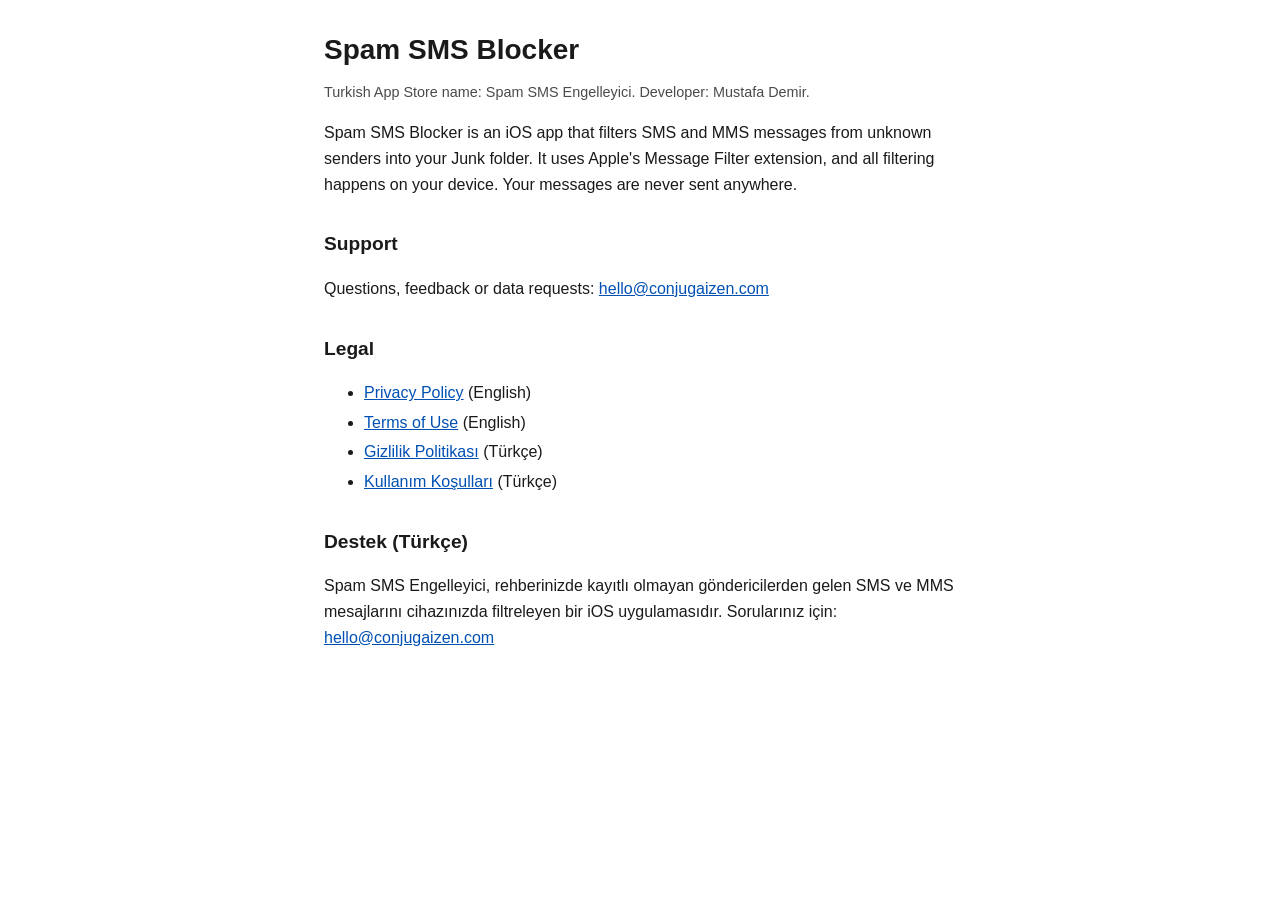
<file: index.html>
<!DOCTYPE html>
<html lang="en">
<head>
<meta charset="utf-8">
<meta name="viewport" content="width=device-width, initial-scale=1">
<title>Spam SMS Blocker: Support</title>
<link rel="stylesheet" href="style.css">
</head>
<body>
<main>
<h1>Spam SMS Blocker</h1>
<p class="meta">Turkish App Store name: Spam SMS Engelleyici. Developer: Mustafa Demir.</p>
<p>Spam SMS Blocker is an iOS app that filters SMS and MMS messages from unknown senders into your Junk folder. It uses Apple's Message Filter extension, and all filtering happens on your device. Your messages are never sent anywhere.</p>

<h2>Support</h2>
<p>Questions, feedback or data requests: <a href="mailto:hello@conjugaizen.com">hello@conjugaizen.com</a></p>

<h2>Legal</h2>
<ul>
<li><a href="privacy.html">Privacy Policy</a> (English)</li>
<li><a href="terms.html">Terms of Use</a> (English)</li>
<li><a href="tr/privacy.html" hreflang="tr" lang="tr">Gizlilik Politikası</a> (Türkçe)</li>
<li><a href="tr/terms.html" hreflang="tr" lang="tr">Kullanım Koşulları</a> (Türkçe)</li>
</ul>

<h2 lang="tr">Destek (Türkçe)</h2>
<p lang="tr">Spam SMS Engelleyici, rehberinizde kayıtlı olmayan göndericilerden gelen SMS ve MMS mesajlarını cihazınızda filtreleyen bir iOS uygulamasıdır. Sorularınız için: <a href="mailto:hello@conjugaizen.com">hello@conjugaizen.com</a></p>
</main>
</body>
</html>
</file>
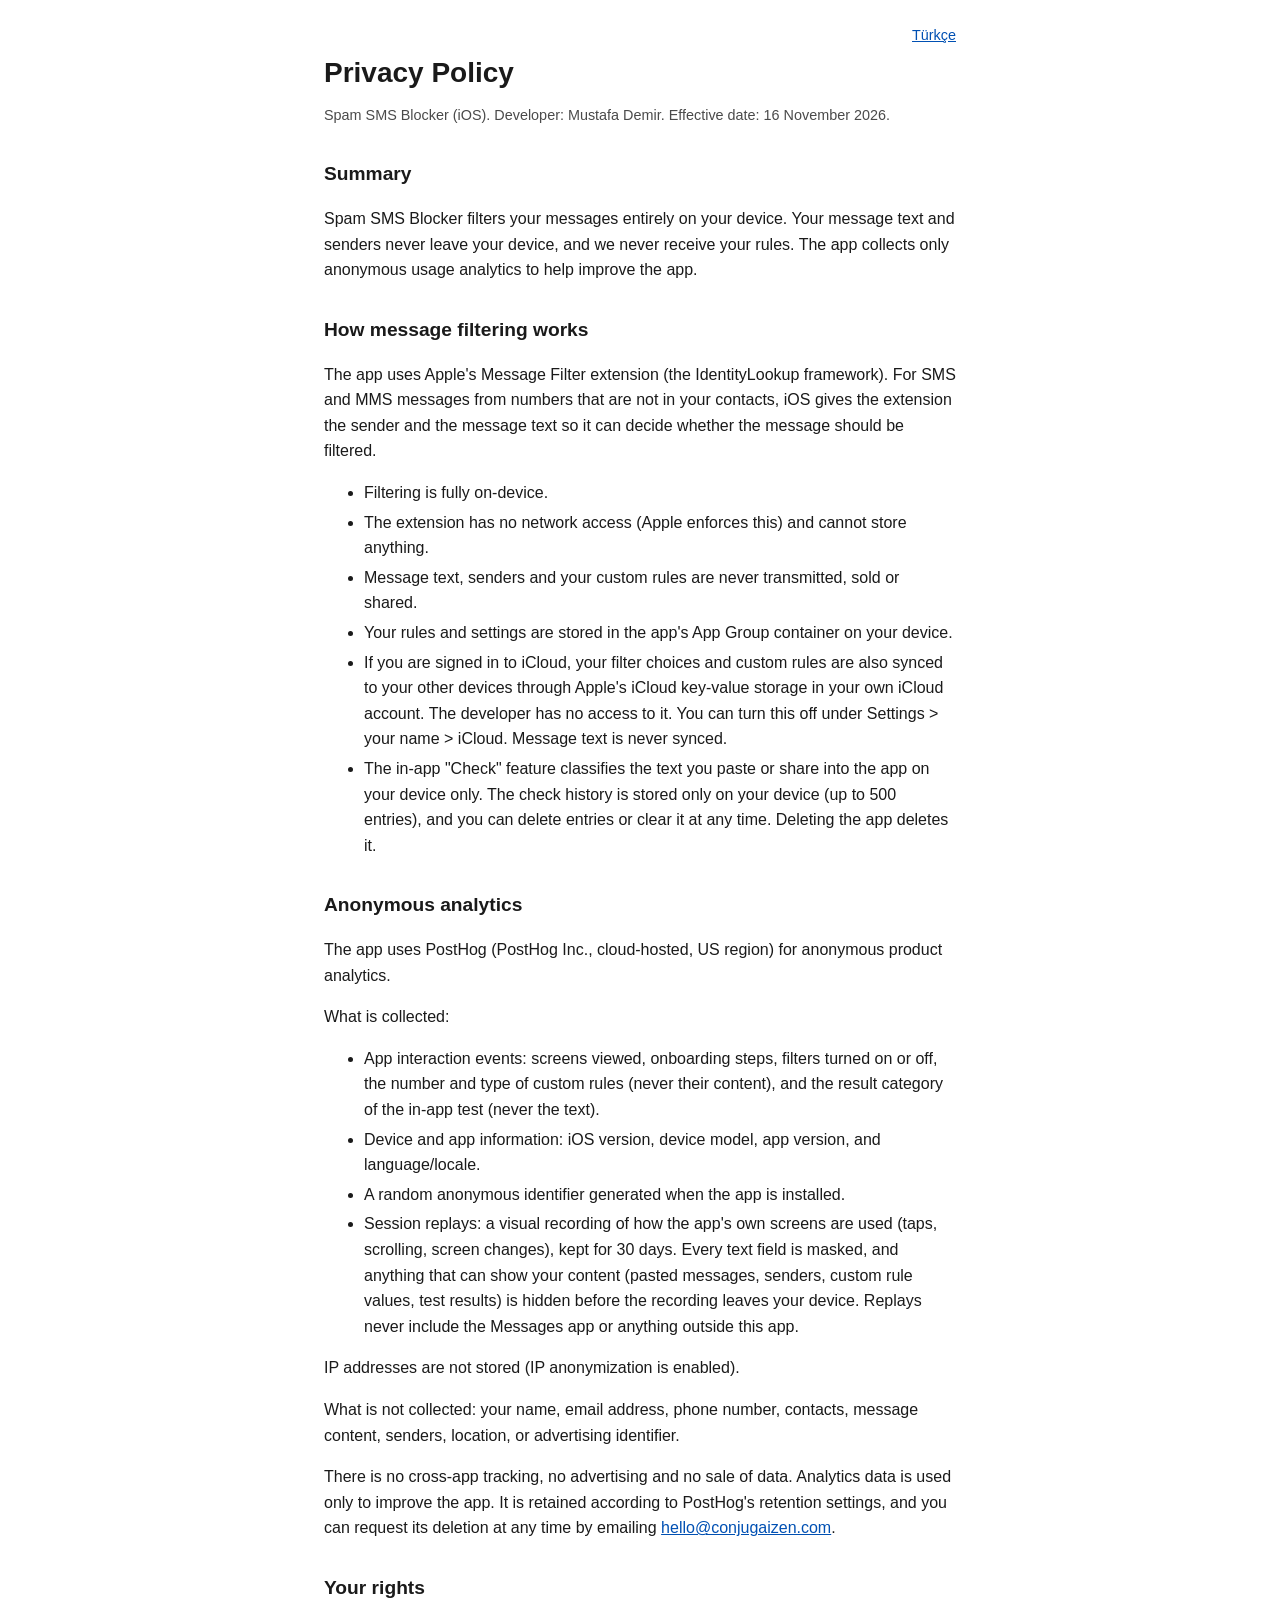
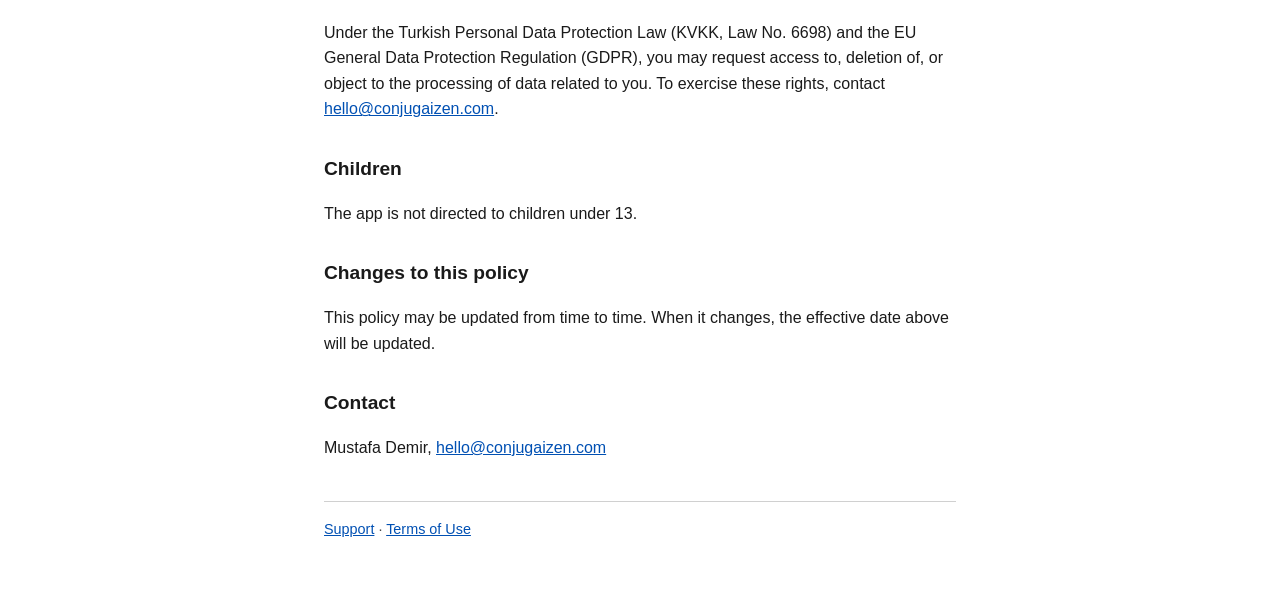
<file: privacy.html>
<!DOCTYPE html>
<html lang="en">
<head>
<meta charset="utf-8">
<meta name="viewport" content="width=device-width, initial-scale=1">
<title>Privacy Policy: Spam SMS Blocker</title>
<link rel="stylesheet" href="style.css">
<link rel="alternate" hreflang="tr" href="tr/privacy.html">
</head>
<body>
<main>
<nav class="lang"><a href="tr/privacy.html" hreflang="tr" lang="tr">Türkçe</a></nav>
<h1>Privacy Policy</h1>
<p class="meta">Spam SMS Blocker (iOS). Developer: Mustafa Demir. Effective date: 16 November 2026.</p>

<h2>Summary</h2>
<p>Spam SMS Blocker filters your messages entirely on your device. Your message text and senders never leave your device, and we never receive your rules. The app collects only anonymous usage analytics to help improve the app.</p>

<h2>How message filtering works</h2>
<p>The app uses Apple's Message Filter extension (the IdentityLookup framework). For SMS and MMS messages from numbers that are not in your contacts, iOS gives the extension the sender and the message text so it can decide whether the message should be filtered.</p>
<ul>
<li>Filtering is fully on-device.</li>
<li>The extension has no network access (Apple enforces this) and cannot store anything.</li>
<li>Message text, senders and your custom rules are never transmitted, sold or shared.</li>
<li>Your rules and settings are stored in the app's App Group container on your device.</li>
<li>If you are signed in to iCloud, your filter choices and custom rules are also synced to your other devices through Apple's iCloud key-value storage in your own iCloud account. The developer has no access to it. You can turn this off under Settings &gt; your name &gt; iCloud. Message text is never synced.</li>
<li>The in-app "Check" feature classifies the text you paste or share into the app on your device only. The check history is stored only on your device (up to 500 entries), and you can delete entries or clear it at any time. Deleting the app deletes it.</li>
</ul>

<h2>Anonymous analytics</h2>
<p>The app uses PostHog (PostHog Inc., cloud-hosted, US region) for anonymous product analytics.</p>
<p>What is collected:</p>
<ul>
<li>App interaction events: screens viewed, onboarding steps, filters turned on or off, the number and type of custom rules (never their content), and the result category of the in-app test (never the text).</li>
<li>Device and app information: iOS version, device model, app version, and language/locale.</li>
<li>A random anonymous identifier generated when the app is installed.</li>
<li>Session replays: a visual recording of how the app's own screens are used (taps, scrolling, screen changes), kept for 30 days. Every text field is masked, and anything that can show your content (pasted messages, senders, custom rule values, test results) is hidden before the recording leaves your device. Replays never include the Messages app or anything outside this app.</li>
</ul>
<p>IP addresses are not stored (IP anonymization is enabled).</p>
<p>What is not collected: your name, email address, phone number, contacts, message content, senders, location, or advertising identifier.</p>
<p>There is no cross-app tracking, no advertising and no sale of data. Analytics data is used only to improve the app. It is retained according to PostHog's retention settings, and you can request its deletion at any time by emailing <a href="mailto:hello@conjugaizen.com">hello@conjugaizen.com</a>.</p>

<h2>Your rights</h2>
<p>Under the Turkish Personal Data Protection Law (KVKK, Law No. 6698) and the EU General Data Protection Regulation (GDPR), you may request access to, deletion of, or object to the processing of data related to you. To exercise these rights, contact <a href="mailto:hello@conjugaizen.com">hello@conjugaizen.com</a>.</p>

<h2>Children</h2>
<p>The app is not directed to children under 13.</p>

<h2>Changes to this policy</h2>
<p>This policy may be updated from time to time. When it changes, the effective date above will be updated.</p>

<h2>Contact</h2>
<p>Mustafa Demir, <a href="mailto:hello@conjugaizen.com">hello@conjugaizen.com</a></p>

<footer><a href="./">Support</a> · <a href="terms.html">Terms of Use</a></footer>
</main>
</body>
</html>
</file>
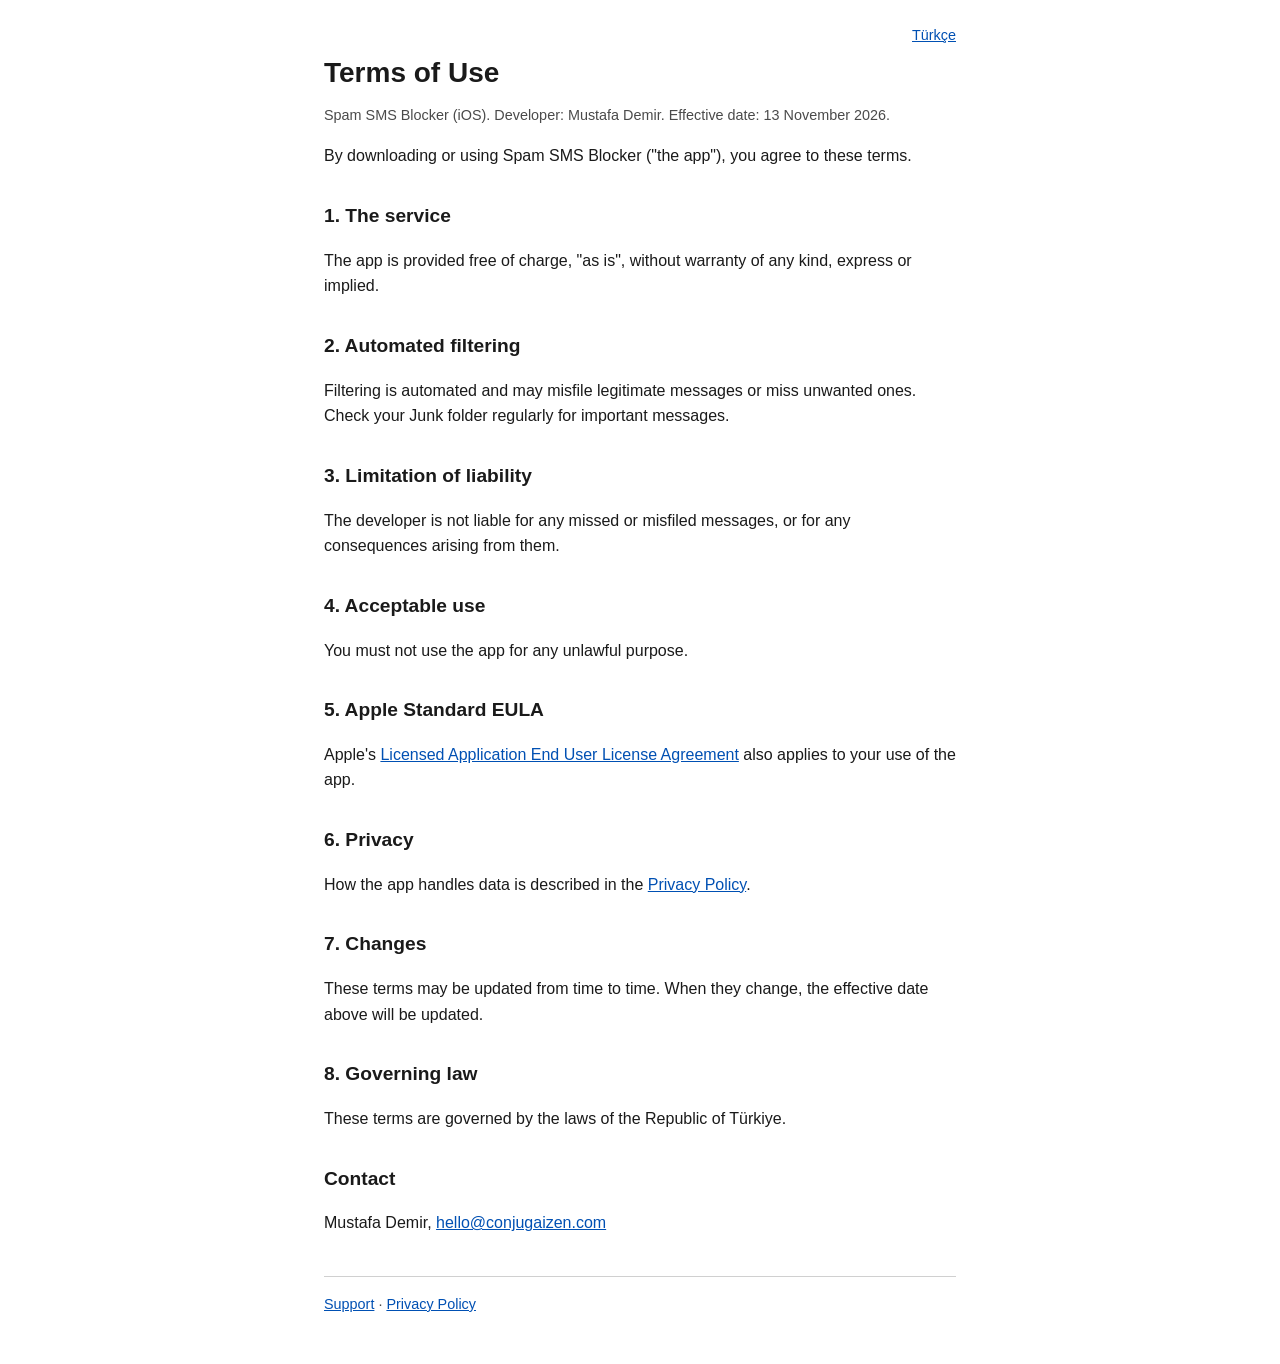
<file: terms.html>
<!DOCTYPE html>
<html lang="en">
<head>
<meta charset="utf-8">
<meta name="viewport" content="width=device-width, initial-scale=1">
<title>Terms of Use: Spam SMS Blocker</title>
<link rel="stylesheet" href="style.css">
<link rel="alternate" hreflang="tr" href="tr/terms.html">
</head>
<body>
<main>
<nav class="lang"><a href="tr/terms.html" hreflang="tr" lang="tr">Türkçe</a></nav>
<h1>Terms of Use</h1>
<p class="meta">Spam SMS Blocker (iOS). Developer: Mustafa Demir. Effective date: 13 November 2026.</p>

<p>By downloading or using Spam SMS Blocker ("the app"), you agree to these terms.</p>

<h2>1. The service</h2>
<p>The app is provided free of charge, "as is", without warranty of any kind, express or implied.</p>

<h2>2. Automated filtering</h2>
<p>Filtering is automated and may misfile legitimate messages or miss unwanted ones. Check your Junk folder regularly for important messages.</p>

<h2>3. Limitation of liability</h2>
<p>The developer is not liable for any missed or misfiled messages, or for any consequences arising from them.</p>

<h2>4. Acceptable use</h2>
<p>You must not use the app for any unlawful purpose.</p>

<h2>5. Apple Standard EULA</h2>
<p>Apple's <a href="https://www.apple.com/legal/internet-services/itunes/dev/stdeula/">Licensed Application End User License Agreement</a> also applies to your use of the app.</p>

<h2>6. Privacy</h2>
<p>How the app handles data is described in the <a href="privacy.html">Privacy Policy</a>.</p>

<h2>7. Changes</h2>
<p>These terms may be updated from time to time. When they change, the effective date above will be updated.</p>

<h2>8. Governing law</h2>
<p>These terms are governed by the laws of the Republic of Türkiye.</p>

<h2>Contact</h2>
<p>Mustafa Demir, <a href="mailto:hello@conjugaizen.com">hello@conjugaizen.com</a></p>

<footer><a href="./">Support</a> · <a href="privacy.html">Privacy Policy</a></footer>
</main>
</body>
</html>
</file>
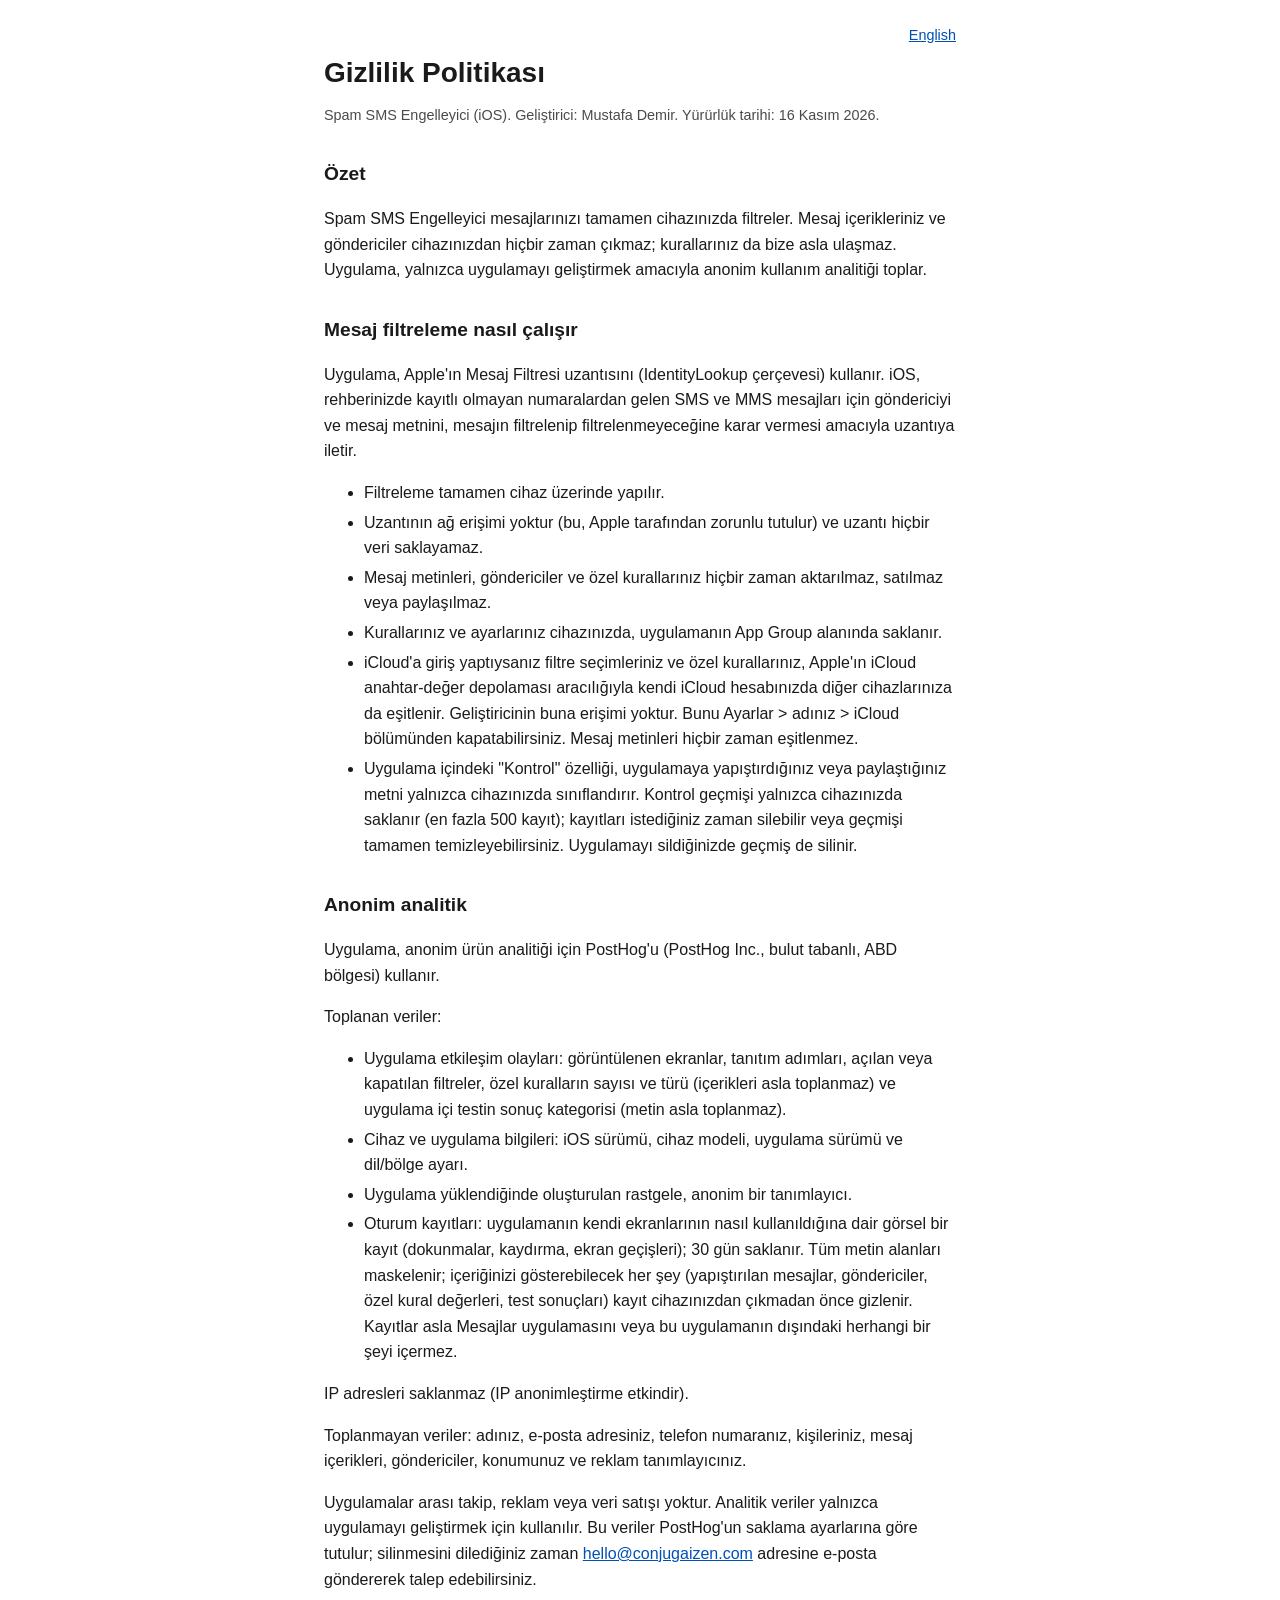
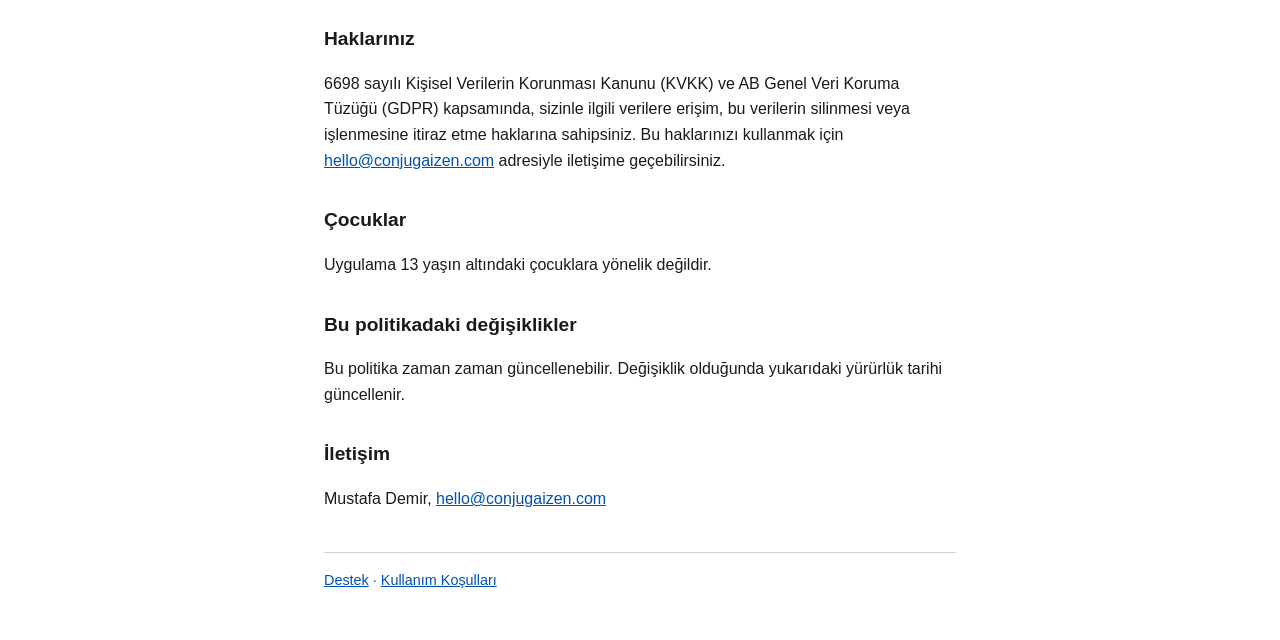
<file: tr/privacy.html>
<!DOCTYPE html>
<html lang="tr">
<head>
<meta charset="utf-8">
<meta name="viewport" content="width=device-width, initial-scale=1">
<title>Gizlilik Politikası: Spam SMS Engelleyici</title>
<link rel="stylesheet" href="../style.css">
<link rel="alternate" hreflang="en" href="../privacy.html">
</head>
<body>
<main>
<nav class="lang"><a href="../privacy.html" hreflang="en" lang="en">English</a></nav>
<h1>Gizlilik Politikası</h1>
<p class="meta">Spam SMS Engelleyici (iOS). Geliştirici: Mustafa Demir. Yürürlük tarihi: 16 Kasım 2026.</p>

<h2>Özet</h2>
<p>Spam SMS Engelleyici mesajlarınızı tamamen cihazınızda filtreler. Mesaj içerikleriniz ve göndericiler cihazınızdan hiçbir zaman çıkmaz; kurallarınız da bize asla ulaşmaz. Uygulama, yalnızca uygulamayı geliştirmek amacıyla anonim kullanım analitiği toplar.</p>

<h2>Mesaj filtreleme nasıl çalışır</h2>
<p>Uygulama, Apple'ın Mesaj Filtresi uzantısını (IdentityLookup çerçevesi) kullanır. iOS, rehberinizde kayıtlı olmayan numaralardan gelen SMS ve MMS mesajları için göndericiyi ve mesaj metnini, mesajın filtrelenip filtrelenmeyeceğine karar vermesi amacıyla uzantıya iletir.</p>
<ul>
<li>Filtreleme tamamen cihaz üzerinde yapılır.</li>
<li>Uzantının ağ erişimi yoktur (bu, Apple tarafından zorunlu tutulur) ve uzantı hiçbir veri saklayamaz.</li>
<li>Mesaj metinleri, göndericiler ve özel kurallarınız hiçbir zaman aktarılmaz, satılmaz veya paylaşılmaz.</li>
<li>Kurallarınız ve ayarlarınız cihazınızda, uygulamanın App Group alanında saklanır.</li>
<li>iCloud'a giriş yaptıysanız filtre seçimleriniz ve özel kurallarınız, Apple'ın iCloud anahtar-değer depolaması aracılığıyla kendi iCloud hesabınızda diğer cihazlarınıza da eşitlenir. Geliştiricinin buna erişimi yoktur. Bunu Ayarlar &gt; adınız &gt; iCloud bölümünden kapatabilirsiniz. Mesaj metinleri hiçbir zaman eşitlenmez.</li>
<li>Uygulama içindeki "Kontrol" özelliği, uygulamaya yapıştırdığınız veya paylaştığınız metni yalnızca cihazınızda sınıflandırır. Kontrol geçmişi yalnızca cihazınızda saklanır (en fazla 500 kayıt); kayıtları istediğiniz zaman silebilir veya geçmişi tamamen temizleyebilirsiniz. Uygulamayı sildiğinizde geçmiş de silinir.</li>
</ul>

<h2>Anonim analitik</h2>
<p>Uygulama, anonim ürün analitiği için PostHog'u (PostHog Inc., bulut tabanlı, ABD bölgesi) kullanır.</p>
<p>Toplanan veriler:</p>
<ul>
<li>Uygulama etkileşim olayları: görüntülenen ekranlar, tanıtım adımları, açılan veya kapatılan filtreler, özel kuralların sayısı ve türü (içerikleri asla toplanmaz) ve uygulama içi testin sonuç kategorisi (metin asla toplanmaz).</li>
<li>Cihaz ve uygulama bilgileri: iOS sürümü, cihaz modeli, uygulama sürümü ve dil/bölge ayarı.</li>
<li>Uygulama yüklendiğinde oluşturulan rastgele, anonim bir tanımlayıcı.</li>
<li>Oturum kayıtları: uygulamanın kendi ekranlarının nasıl kullanıldığına dair görsel bir kayıt (dokunmalar, kaydırma, ekran geçişleri); 30 gün saklanır. Tüm metin alanları maskelenir; içeriğinizi gösterebilecek her şey (yapıştırılan mesajlar, göndericiler, özel kural değerleri, test sonuçları) kayıt cihazınızdan çıkmadan önce gizlenir. Kayıtlar asla Mesajlar uygulamasını veya bu uygulamanın dışındaki herhangi bir şeyi içermez.</li>
</ul>
<p>IP adresleri saklanmaz (IP anonimleştirme etkindir).</p>
<p>Toplanmayan veriler: adınız, e-posta adresiniz, telefon numaranız, kişileriniz, mesaj içerikleri, göndericiler, konumunuz ve reklam tanımlayıcınız.</p>
<p>Uygulamalar arası takip, reklam veya veri satışı yoktur. Analitik veriler yalnızca uygulamayı geliştirmek için kullanılır. Bu veriler PostHog'un saklama ayarlarına göre tutulur; silinmesini dilediğiniz zaman <a href="mailto:hello@conjugaizen.com">hello@conjugaizen.com</a> adresine e-posta göndererek talep edebilirsiniz.</p>

<h2>Haklarınız</h2>
<p>6698 sayılı Kişisel Verilerin Korunması Kanunu (KVKK) ve AB Genel Veri Koruma Tüzüğü (GDPR) kapsamında, sizinle ilgili verilere erişim, bu verilerin silinmesi veya işlenmesine itiraz etme haklarına sahipsiniz. Bu haklarınızı kullanmak için <a href="mailto:hello@conjugaizen.com">hello@conjugaizen.com</a> adresiyle iletişime geçebilirsiniz.</p>

<h2>Çocuklar</h2>
<p>Uygulama 13 yaşın altındaki çocuklara yönelik değildir.</p>

<h2>Bu politikadaki değişiklikler</h2>
<p>Bu politika zaman zaman güncellenebilir. Değişiklik olduğunda yukarıdaki yürürlük tarihi güncellenir.</p>

<h2>İletişim</h2>
<p>Mustafa Demir, <a href="mailto:hello@conjugaizen.com">hello@conjugaizen.com</a></p>

<footer><a href="../">Destek</a> · <a href="terms.html">Kullanım Koşulları</a></footer>
</main>
</body>
</html>
</file>
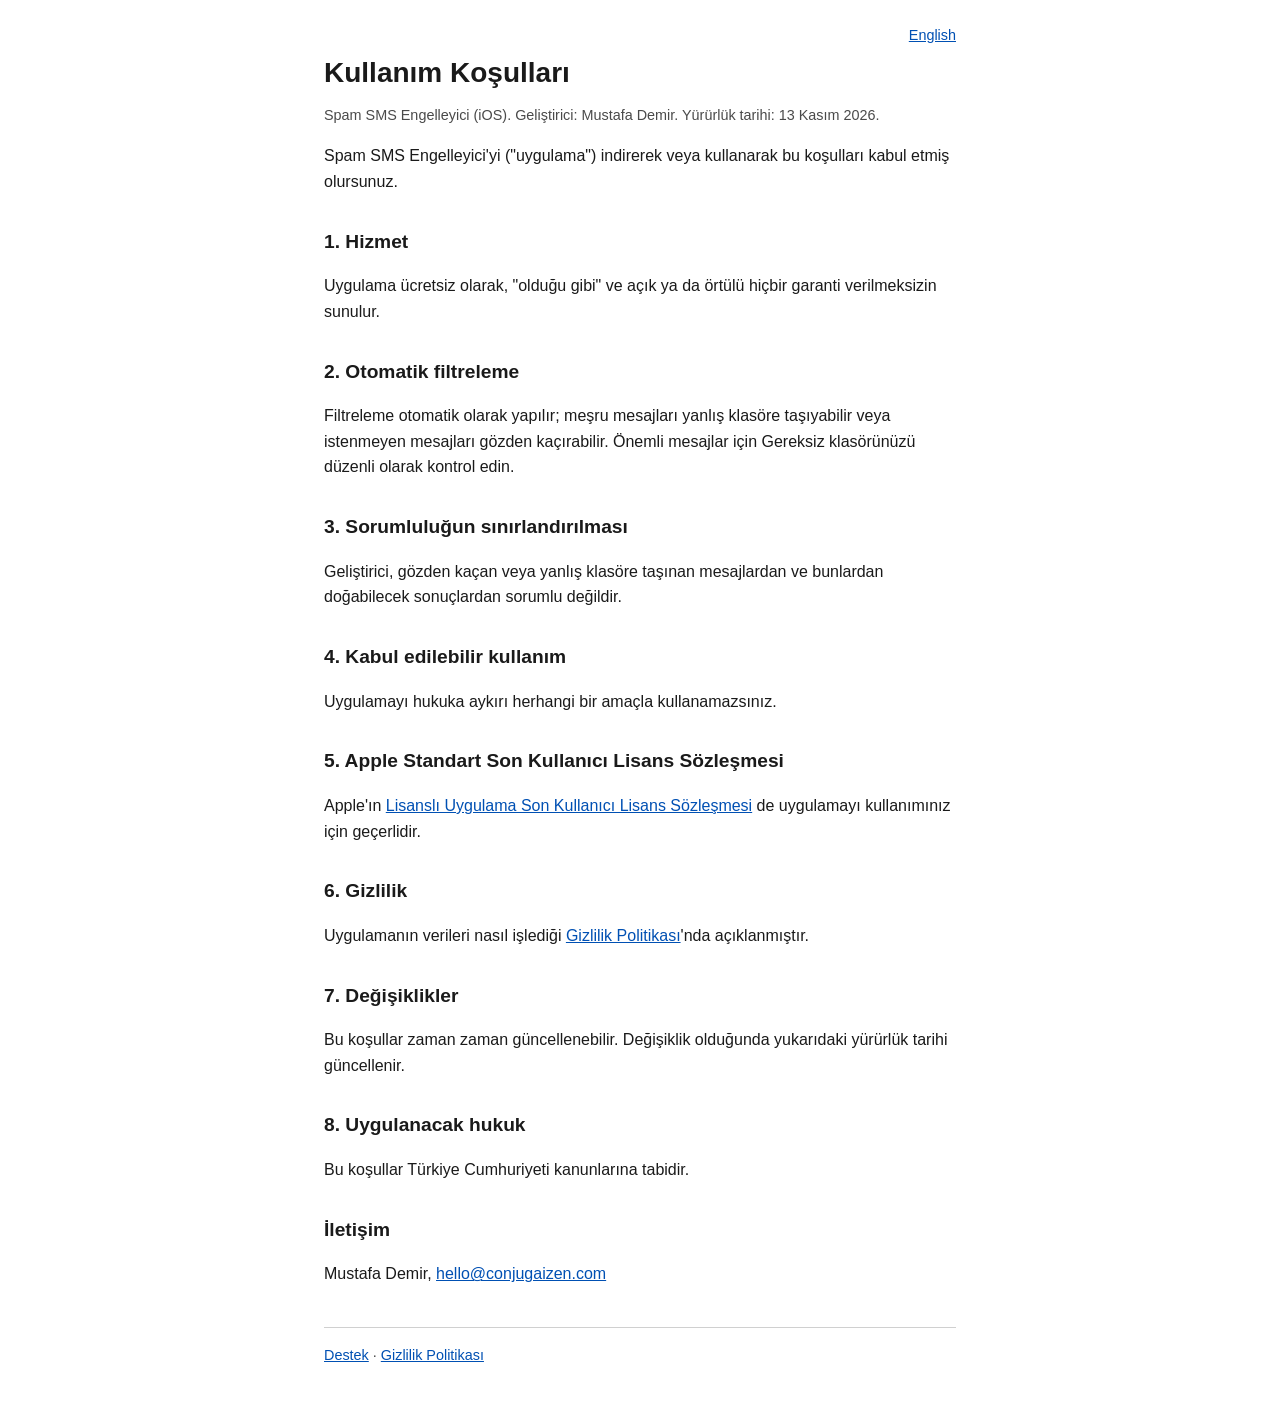
<file: tr/terms.html>
<!DOCTYPE html>
<html lang="tr">
<head>
<meta charset="utf-8">
<meta name="viewport" content="width=device-width, initial-scale=1">
<title>Kullanım Koşulları: Spam SMS Engelleyici</title>
<link rel="stylesheet" href="../style.css">
<link rel="alternate" hreflang="en" href="../terms.html">
</head>
<body>
<main>
<nav class="lang"><a href="../terms.html" hreflang="en" lang="en">English</a></nav>
<h1>Kullanım Koşulları</h1>
<p class="meta">Spam SMS Engelleyici (iOS). Geliştirici: Mustafa Demir. Yürürlük tarihi: 13 Kasım 2026.</p>

<p>Spam SMS Engelleyici'yi ("uygulama") indirerek veya kullanarak bu koşulları kabul etmiş olursunuz.</p>

<h2>1. Hizmet</h2>
<p>Uygulama ücretsiz olarak, "olduğu gibi" ve açık ya da örtülü hiçbir garanti verilmeksizin sunulur.</p>

<h2>2. Otomatik filtreleme</h2>
<p>Filtreleme otomatik olarak yapılır; meşru mesajları yanlış klasöre taşıyabilir veya istenmeyen mesajları gözden kaçırabilir. Önemli mesajlar için Gereksiz klasörünüzü düzenli olarak kontrol edin.</p>

<h2>3. Sorumluluğun sınırlandırılması</h2>
<p>Geliştirici, gözden kaçan veya yanlış klasöre taşınan mesajlardan ve bunlardan doğabilecek sonuçlardan sorumlu değildir.</p>

<h2>4. Kabul edilebilir kullanım</h2>
<p>Uygulamayı hukuka aykırı herhangi bir amaçla kullanamazsınız.</p>

<h2>5. Apple Standart Son Kullanıcı Lisans Sözleşmesi</h2>
<p>Apple'ın <a href="https://www.apple.com/legal/internet-services/itunes/dev/stdeula/">Lisanslı Uygulama Son Kullanıcı Lisans Sözleşmesi</a> de uygulamayı kullanımınız için geçerlidir.</p>

<h2>6. Gizlilik</h2>
<p>Uygulamanın verileri nasıl işlediği <a href="privacy.html">Gizlilik Politikası</a>'nda açıklanmıştır.</p>

<h2>7. Değişiklikler</h2>
<p>Bu koşullar zaman zaman güncellenebilir. Değişiklik olduğunda yukarıdaki yürürlük tarihi güncellenir.</p>

<h2>8. Uygulanacak hukuk</h2>
<p>Bu koşullar Türkiye Cumhuriyeti kanunlarına tabidir.</p>

<h2>İletişim</h2>
<p>Mustafa Demir, <a href="mailto:hello@conjugaizen.com">hello@conjugaizen.com</a></p>

<footer><a href="../">Destek</a> · <a href="privacy.html">Gizlilik Politikası</a></footer>
</main>
</body>
</html>
</file>
<file: style.css>
:root{color-scheme:light dark;--bg:#ffffff;--fg:#1a1a1a;--muted:#4a4a4a;--link:#0050b3;--line:#d0d0d0}
@media (prefers-color-scheme:dark){:root{--bg:#121212;--fg:#ececec;--muted:#b8b8b8;--link:#8cc4ff;--line:#3a3a3a}}
*{box-sizing:border-box}
body{margin:0;background:var(--bg);color:var(--fg);font:1rem/1.6 -apple-system,BlinkMacSystemFont,"Segoe UI",Roboto,Helvetica,Arial,sans-serif}
main{max-width:42rem;margin:0 auto;padding:1.5rem 1.25rem 3rem}
h1{font-size:1.75rem;line-height:1.25;margin:.5rem 0 .25rem}
h2{font-size:1.2rem;margin:2rem 0 .5rem}
a{color:var(--link)}
.meta,footer{color:var(--muted);font-size:.9rem}
nav.lang{text-align:right;font-size:.9rem}
footer{border-top:1px solid var(--line);margin-top:2.5rem;padding-top:1rem}
li{margin:.25rem 0}
</file>
